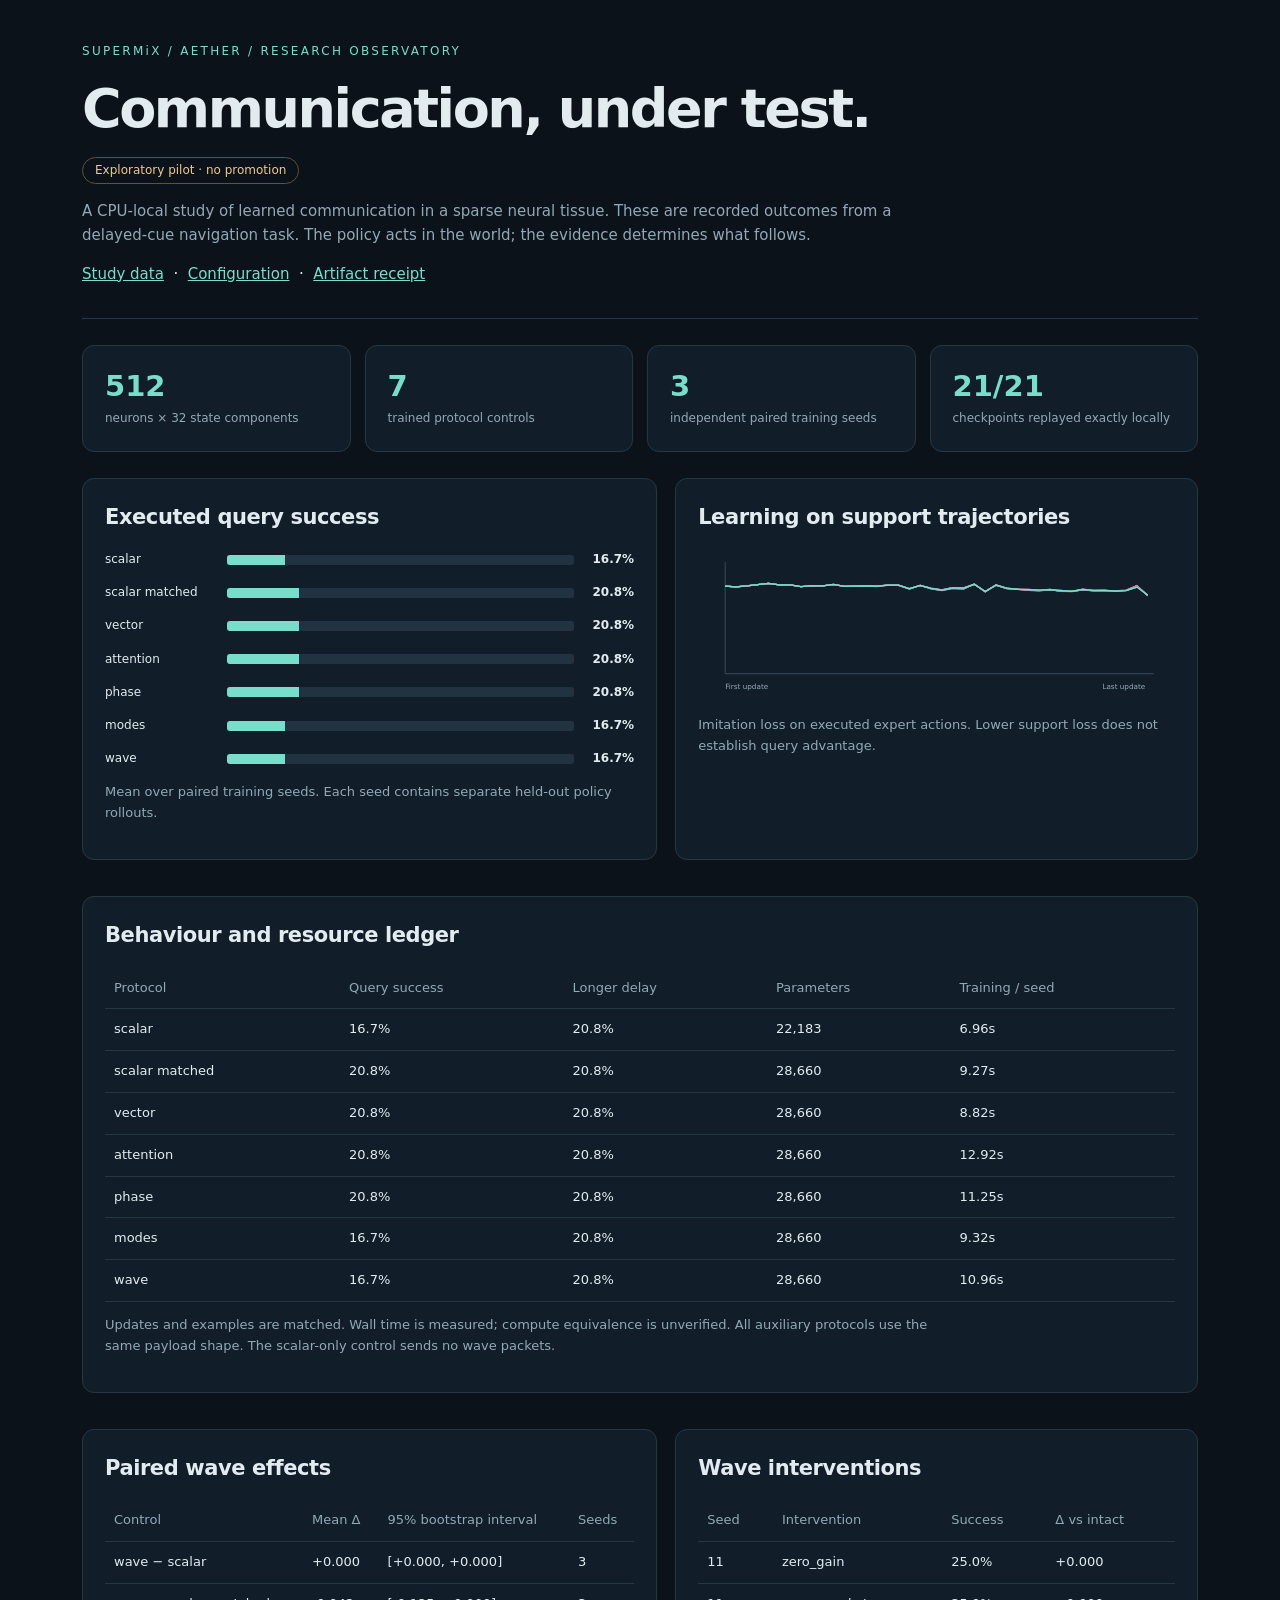
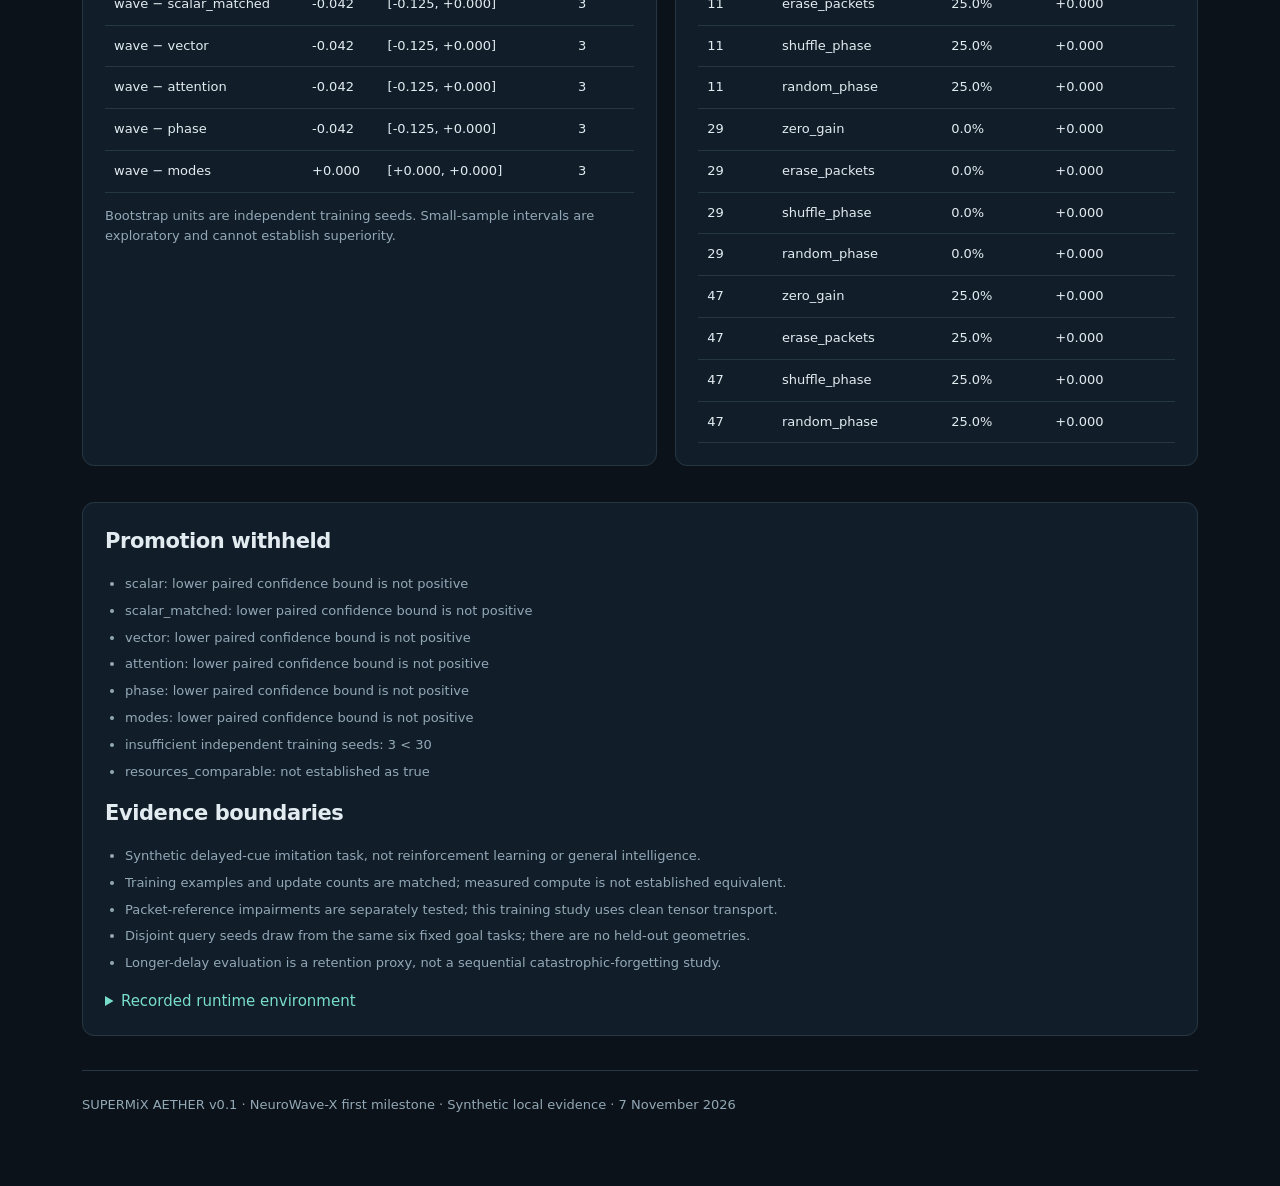
<file: reports/pilot-2026-11-07/index.html>
<!doctype html><html lang="en"><meta charset="utf-8">
<meta name="viewport" content="width=device-width,initial-scale=1">
<title>SUPERMiX AETHER · NeuroWave-X</title>
<style>
:root{color-scheme:dark;--bg:#0b1219;--panel:#111e29;--line:#263744;--ink:#e2ebf0;--muted:#93a8b6;--accent:#79ddcc}
*{box-sizing:border-box}body{margin:0;background:var(--bg);color:var(--ink);font:15px/1.6 system-ui,sans-serif}
main{max-width:1180px;margin:auto;padding:42px 32px 70px}a{color:var(--accent)}header{border-bottom:1px solid var(--line);padding-bottom:32px}
.eyebrow{font-size:12px;letter-spacing:.19em;color:var(--accent)}h1{font-size:clamp(30px,5vw,54px);letter-spacing:-.045em;line-height:1.1;margin:18px 0}h2{font-size:21px;letter-spacing:-.02em;margin:0 0 15px}p{max-width:850px;color:var(--muted)}
.tag{display:inline-block;border:1px solid #635035;color:#f0c98e;border-radius:20px;padding:3px 12px;font-size:12px}.stats{display:grid;grid-template-columns:repeat(4,1fr);gap:14px;margin:26px 0}.stat,.panel{background:var(--panel);border:1px solid var(--line);border-radius:12px;padding:22px}.stat b{display:block;font-size:29px;color:var(--accent);line-height:1.3}.stat span{font-size:12px;color:var(--muted)}.grid{display:grid;grid-template-columns:1.1fr 1fr;gap:18px}.panel{margin-bottom:18px;min-width:0}.wide{grid-column:1/-1}
table{width:100%;border-collapse:collapse;text-align:left;font-size:13px}th,td{padding:10px 9px;border-bottom:1px solid var(--line)}th{font-weight:500}thead{color:var(--muted)}.scroll{overflow-x:auto}.barrow{display:grid;grid-template-columns:110px 1fr 48px;gap:12px;align-items:center;font-size:12px;margin:14px 0}.barrow b{text-align:right}.track{height:10px;background:#213341;border-radius:3px;overflow:hidden}.bar{height:100%;background:var(--accent)}svg{width:100%;height:auto}.note,li,footer{font-size:13px;color:var(--muted)}li{margin-bottom:6px}ul{padding-left:20px}footer{border-top:1px solid var(--line);padding-top:24px;margin-top:16px}code{font-size:12px;overflow-wrap:anywhere}details{margin-top:15px}summary{cursor:pointer;color:var(--accent)}pre{white-space:pre-wrap;font-size:11px;max-height:400px;overflow:auto}@media(max-width:750px){main{padding:24px 16px}.stats{grid-template-columns:1fr 1fr}.grid{grid-template-columns:1fr}.panel{padding:16px}h1{font-size:36px}}
</style><main><header><div class="eyebrow">SUPERMiX / AETHER / RESEARCH OBSERVATORY</div>
<h1>Communication, under test.</h1><span class="tag">Exploratory pilot · no promotion</span>
<p>A CPU-local study of learned communication in a sparse neural tissue. These are recorded outcomes from a delayed-cue navigation task. The policy acts in the world; the evidence determines what follows.</p>
<a href="results.json">Study data</a> &nbsp;·&nbsp; <a href="config.json">Configuration</a> &nbsp;·&nbsp; <a href="receipt.json">Artifact receipt</a>
</header><section class="stats"><div class="stat"><b>512</b><span>neurons × 32 state components</span></div><div class="stat"><b>7</b><span>trained protocol controls</span></div><div class="stat"><b>3</b><span>independent paired training seeds</span></div><div class="stat"><b>21/21</b><span>checkpoints replayed exactly locally</span></div></section><div class="grid"><section class="panel"><h2>Executed query success</h2><div class="barrow"><span>scalar</span><div class="track"><div class="bar" style="width:16.667%"></div></div><b>16.7%</b></div><div class="barrow"><span>scalar matched</span><div class="track"><div class="bar" style="width:20.833%"></div></div><b>20.8%</b></div><div class="barrow"><span>vector</span><div class="track"><div class="bar" style="width:20.833%"></div></div><b>20.8%</b></div><div class="barrow"><span>attention</span><div class="track"><div class="bar" style="width:20.833%"></div></div><b>20.8%</b></div><div class="barrow"><span>phase</span><div class="track"><div class="bar" style="width:20.833%"></div></div><b>20.8%</b></div><div class="barrow"><span>modes</span><div class="track"><div class="bar" style="width:16.667%"></div></div><b>16.7%</b></div><div class="barrow"><span>wave</span><div class="track"><div class="bar" style="width:16.667%"></div></div><b>16.7%</b></div><p class="note">Mean over paired training seeds. Each seed contains separate held-out policy rollouts.</p></section><section class="panel"><h2>Learning on support trajectories</h2><svg viewBox="0 0 790 240" role="img" aria-label="Mean support loss by training update"><path d="M45 20V205H755" fill="none" stroke="#526879"/><polyline points="45.0,59.7 62.9,61.1 80.9,59.5 98.8,57.4 116.8,55.2 134.7,57.7 152.7,57.9 170.6,60.7 188.6,59.0 206.5,59.5 224.5,57.0 242.4,60.4 260.4,59.8 278.3,59.5 296.3,59.9 314.2,57.9 332.2,58.0 350.1,64.1 368.1,58.8 386.0,63.3 404.0,66.1 421.9,62.3 439.9,62.6 457.8,56.7 475.8,68.6 493.7,57.8 511.7,63.1 529.6,65.1 547.6,65.3 565.5,66.5 583.5,65.9 601.4,66.8 619.4,68.6 637.3,64.8 655.3,66.7 673.2,66.5 691.2,67.9 709.1,67.2 727.1,61.4 745.0,74.4" fill="none" stroke="#6885a6" stroke-width="2"><title>scalar</title></polyline><polyline points="45.0,59.7 62.9,61.1 80.9,59.5 98.8,57.4 116.8,55.2 134.7,57.7 152.7,57.9 170.6,60.7 188.6,59.0 206.5,59.5 224.5,57.0 242.4,60.4 260.4,59.8 278.3,59.5 296.3,59.9 314.2,58.0 332.2,58.0 350.1,64.1 368.1,58.9 386.0,63.4 404.0,66.2 421.9,62.5 439.9,63.2 457.8,57.3 475.8,68.6 493.7,58.7 511.7,63.6 529.6,64.8 547.6,65.5 565.5,66.5 583.5,65.3 601.4,68.5 619.4,68.7 637.3,65.5 655.3,67.3 673.2,67.5 691.2,67.5 709.1,66.5 727.1,59.3 745.0,75.8" fill="none" stroke="#b8b8cc" stroke-width="2"><title>scalar_matched</title></polyline><polyline points="45.0,59.7 62.9,61.1 80.9,59.5 98.8,57.4 116.8,55.2 134.7,57.7 152.7,57.9 170.6,60.9 188.6,59.2 206.5,59.5 224.5,57.2 242.4,60.4 260.4,60.1 278.3,59.7 296.3,60.3 314.2,58.4 332.2,58.6 350.1,64.3 368.1,58.6 386.0,64.1 404.0,66.8 421.9,63.4 439.9,64.3 457.8,56.5 475.8,69.4 493.7,58.1 511.7,64.1 529.6,65.2 547.6,66.7 565.5,67.4 583.5,65.6 601.4,68.4 619.4,68.7 637.3,66.1 655.3,67.7 673.2,67.6 691.2,68.1 709.1,66.7 727.1,59.2 745.0,75.1" fill="none" stroke="#ce9e67" stroke-width="2"><title>vector</title></polyline><polyline points="45.0,59.7 62.9,61.1 80.9,59.5 98.8,57.4 116.8,55.2 134.7,57.7 152.7,57.9 170.6,60.9 188.6,59.2 206.5,59.5 224.5,57.2 242.4,60.4 260.4,60.1 278.3,59.7 296.3,60.3 314.2,58.4 332.2,58.6 350.1,64.4 368.1,58.6 386.0,64.1 404.0,66.8 421.9,63.4 439.9,64.4 457.8,56.5 475.8,69.5 493.7,58.0 511.7,64.2 529.6,65.3 547.6,66.9 565.5,67.7 583.5,65.9 601.4,68.6 619.4,68.8 637.3,66.1 655.3,67.9 673.2,67.9 691.2,68.4 709.1,67.1 727.1,58.9 745.0,75.7" fill="none" stroke="#df7864" stroke-width="2"><title>attention</title></polyline><polyline points="45.0,59.7 62.9,61.1 80.9,59.5 98.8,57.4 116.8,55.2 134.7,57.7 152.7,57.9 170.6,60.9 188.6,59.3 206.5,59.5 224.5,57.2 242.4,60.4 260.4,60.4 278.3,59.7 296.3,60.6 314.2,58.7 332.2,58.7 350.1,64.6 368.1,58.8 386.0,64.6 404.0,67.3 421.9,63.9 439.9,64.9 457.8,56.3 475.8,69.3 493.7,58.3 511.7,64.1 529.6,64.9 547.6,66.8 565.5,67.3 583.5,65.2 601.4,68.6 619.4,68.7 637.3,66.0 655.3,67.5 673.2,67.4 691.2,68.0 709.1,67.1 727.1,59.6 745.0,74.8" fill="none" stroke="#b787d9" stroke-width="2"><title>phase</title></polyline><polyline points="45.0,59.7 62.9,61.1 80.9,59.5 98.8,57.4 116.8,55.2 134.7,57.7 152.7,57.9 170.6,60.7 188.6,59.0 206.5,59.5 224.5,57.0 242.4,60.4 260.4,59.8 278.3,59.5 296.3,59.9 314.2,58.0 332.2,58.0 350.1,64.1 368.1,58.8 386.0,63.3 404.0,66.1 421.9,62.4 439.9,62.7 457.8,56.7 475.8,68.7 493.7,57.8 511.7,63.1 529.6,65.2 547.6,65.4 565.5,66.6 583.5,65.9 601.4,66.9 619.4,68.6 637.3,64.9 655.3,66.8 673.2,66.6 691.2,67.9 709.1,67.2 727.1,61.4 745.0,74.5" fill="none" stroke="#64af9a" stroke-width="2"><title>modes</title></polyline><polyline points="45.0,59.7 62.9,61.1 80.9,59.5 98.8,57.4 116.8,55.2 134.7,57.7 152.7,57.9 170.6,60.7 188.6,59.1 206.5,59.5 224.5,57.0 242.4,60.4 260.4,59.9 278.3,59.5 296.3,60.0 314.2,58.1 332.2,58.1 350.1,64.2 368.1,58.8 386.0,63.5 404.0,66.3 421.9,62.6 439.9,63.0 457.8,56.7 475.8,68.8 493.7,57.9 511.7,63.3 529.6,65.2 547.6,65.6 565.5,66.7 583.5,65.8 601.4,67.3 619.4,68.6 637.3,65.1 655.3,66.9 673.2,66.7 691.2,68.0 709.1,67.2 727.1,61.5 745.0,74.4" fill="none" stroke="#79ddcc" stroke-width="2"><title>wave</title></polyline><text x="45" y="230" fill="#93a8b6" font-size="12">First update</text><text x="670" y="230" fill="#93a8b6" font-size="12">Last update</text></svg><p class="note">Imitation loss on executed expert actions. Lower support loss does not establish query advantage.</p></section><section class="panel wide"><h2>Behaviour and resource ledger</h2><div class="scroll"><table><thead><tr><th>Protocol</th><th>Query success</th><th>Longer delay</th><th>Parameters</th><th>Training / seed</th></tr></thead><tbody><tr><th>scalar</th><td>16.7%</td><td>20.8%</td><td>22,183</td><td>6.96s</td></tr><tr><th>scalar matched</th><td>20.8%</td><td>20.8%</td><td>28,660</td><td>9.27s</td></tr><tr><th>vector</th><td>20.8%</td><td>20.8%</td><td>28,660</td><td>8.82s</td></tr><tr><th>attention</th><td>20.8%</td><td>20.8%</td><td>28,660</td><td>12.92s</td></tr><tr><th>phase</th><td>20.8%</td><td>20.8%</td><td>28,660</td><td>11.25s</td></tr><tr><th>modes</th><td>16.7%</td><td>20.8%</td><td>28,660</td><td>9.32s</td></tr><tr><th>wave</th><td>16.7%</td><td>20.8%</td><td>28,660</td><td>10.96s</td></tr></tbody></table></div><p class="note">Updates and examples are matched. Wall time is measured; compute equivalence is unverified. All auxiliary protocols use the same payload shape. The scalar-only control sends no wave packets.</p></section><section class="panel"><h2>Paired wave effects</h2><div class="scroll"><table><thead><tr><th>Control</th><th>Mean Δ</th><th>95% bootstrap interval</th><th>Seeds</th></tr></thead><tbody><tr><th>wave − scalar</th><td>+0.000</td><td>[+0.000, +0.000]</td><td>3</td></tr><tr><th>wave − scalar_matched</th><td>-0.042</td><td>[-0.125, +0.000]</td><td>3</td></tr><tr><th>wave − vector</th><td>-0.042</td><td>[-0.125, +0.000]</td><td>3</td></tr><tr><th>wave − attention</th><td>-0.042</td><td>[-0.125, +0.000]</td><td>3</td></tr><tr><th>wave − phase</th><td>-0.042</td><td>[-0.125, +0.000]</td><td>3</td></tr><tr><th>wave − modes</th><td>+0.000</td><td>[+0.000, +0.000]</td><td>3</td></tr></tbody></table></div><p class="note">Bootstrap units are independent training seeds. Small-sample intervals are exploratory and cannot establish superiority.</p></section><section class="panel"><h2>Wave interventions</h2><div class="scroll"><table><thead><tr><th>Seed</th><th>Intervention</th><th>Success</th><th>Δ vs intact</th></tr></thead><tbody><tr><td>11</td><th>zero_gain</th><td>25.0%</td><td>+0.000</td></tr><tr><td>11</td><th>erase_packets</th><td>25.0%</td><td>+0.000</td></tr><tr><td>11</td><th>shuffle_phase</th><td>25.0%</td><td>+0.000</td></tr><tr><td>11</td><th>random_phase</th><td>25.0%</td><td>+0.000</td></tr><tr><td>29</td><th>zero_gain</th><td>0.0%</td><td>+0.000</td></tr><tr><td>29</td><th>erase_packets</th><td>0.0%</td><td>+0.000</td></tr><tr><td>29</td><th>shuffle_phase</th><td>0.0%</td><td>+0.000</td></tr><tr><td>29</td><th>random_phase</th><td>0.0%</td><td>+0.000</td></tr><tr><td>47</td><th>zero_gain</th><td>25.0%</td><td>+0.000</td></tr><tr><td>47</td><th>erase_packets</th><td>25.0%</td><td>+0.000</td></tr><tr><td>47</td><th>shuffle_phase</th><td>25.0%</td><td>+0.000</td></tr><tr><td>47</td><th>random_phase</th><td>25.0%</td><td>+0.000</td></tr></tbody></table></div></section><section class="panel wide"><h2>Promotion withheld</h2><ul><li>scalar: lower paired confidence bound is not positive</li><li>scalar_matched: lower paired confidence bound is not positive</li><li>vector: lower paired confidence bound is not positive</li><li>attention: lower paired confidence bound is not positive</li><li>phase: lower paired confidence bound is not positive</li><li>modes: lower paired confidence bound is not positive</li><li>insufficient independent training seeds: 3 &lt; 30</li><li>resources_comparable: not established as true</li></ul><h2>Evidence boundaries</h2><ul><li>Synthetic delayed-cue imitation task, not reinforcement learning or general intelligence.</li><li>Training examples and update counts are matched; measured compute is not established equivalent.</li><li>Packet-reference impairments are separately tested; this training study uses clean tensor transport.</li><li>Disjoint query seeds draw from the same six fixed goal tasks; there are no held-out geometries.</li><li>Longer-delay evaluation is a retention proxy, not a sequential catastrophic-forgetting study.</li></ul><details><summary>Recorded runtime environment</summary><pre>{
  &quot;source_fingerprint&quot;: &quot;35ad4e2ca01905c18457f25ff0229fb862ca5d562cdd443d66b696f6ce789244&quot;,
  &quot;environment&quot;: {
    &quot;python&quot;: &quot;3.12.10&quot;,
    &quot;platform&quot;: &quot;Windows-11-10.0.28120-SP0&quot;,
    &quot;torch&quot;: &quot;2.11.0+cpu&quot;,
    &quot;numpy&quot;: &quot;2.4.3&quot;,
    &quot;scipy&quot;: &quot;1.17.1&quot;,
    &quot;torch_threads&quot;: 1
  },
  &quot;reproducibility_scope&quot;: &quot;exact local replay on recorded software and hardware&quot;
}</pre></details></section></div><footer>SUPERMiX AETHER v0.1 · NeuroWave-X first milestone · Synthetic local evidence · 7 November 2026</footer></main></html>
</file>
